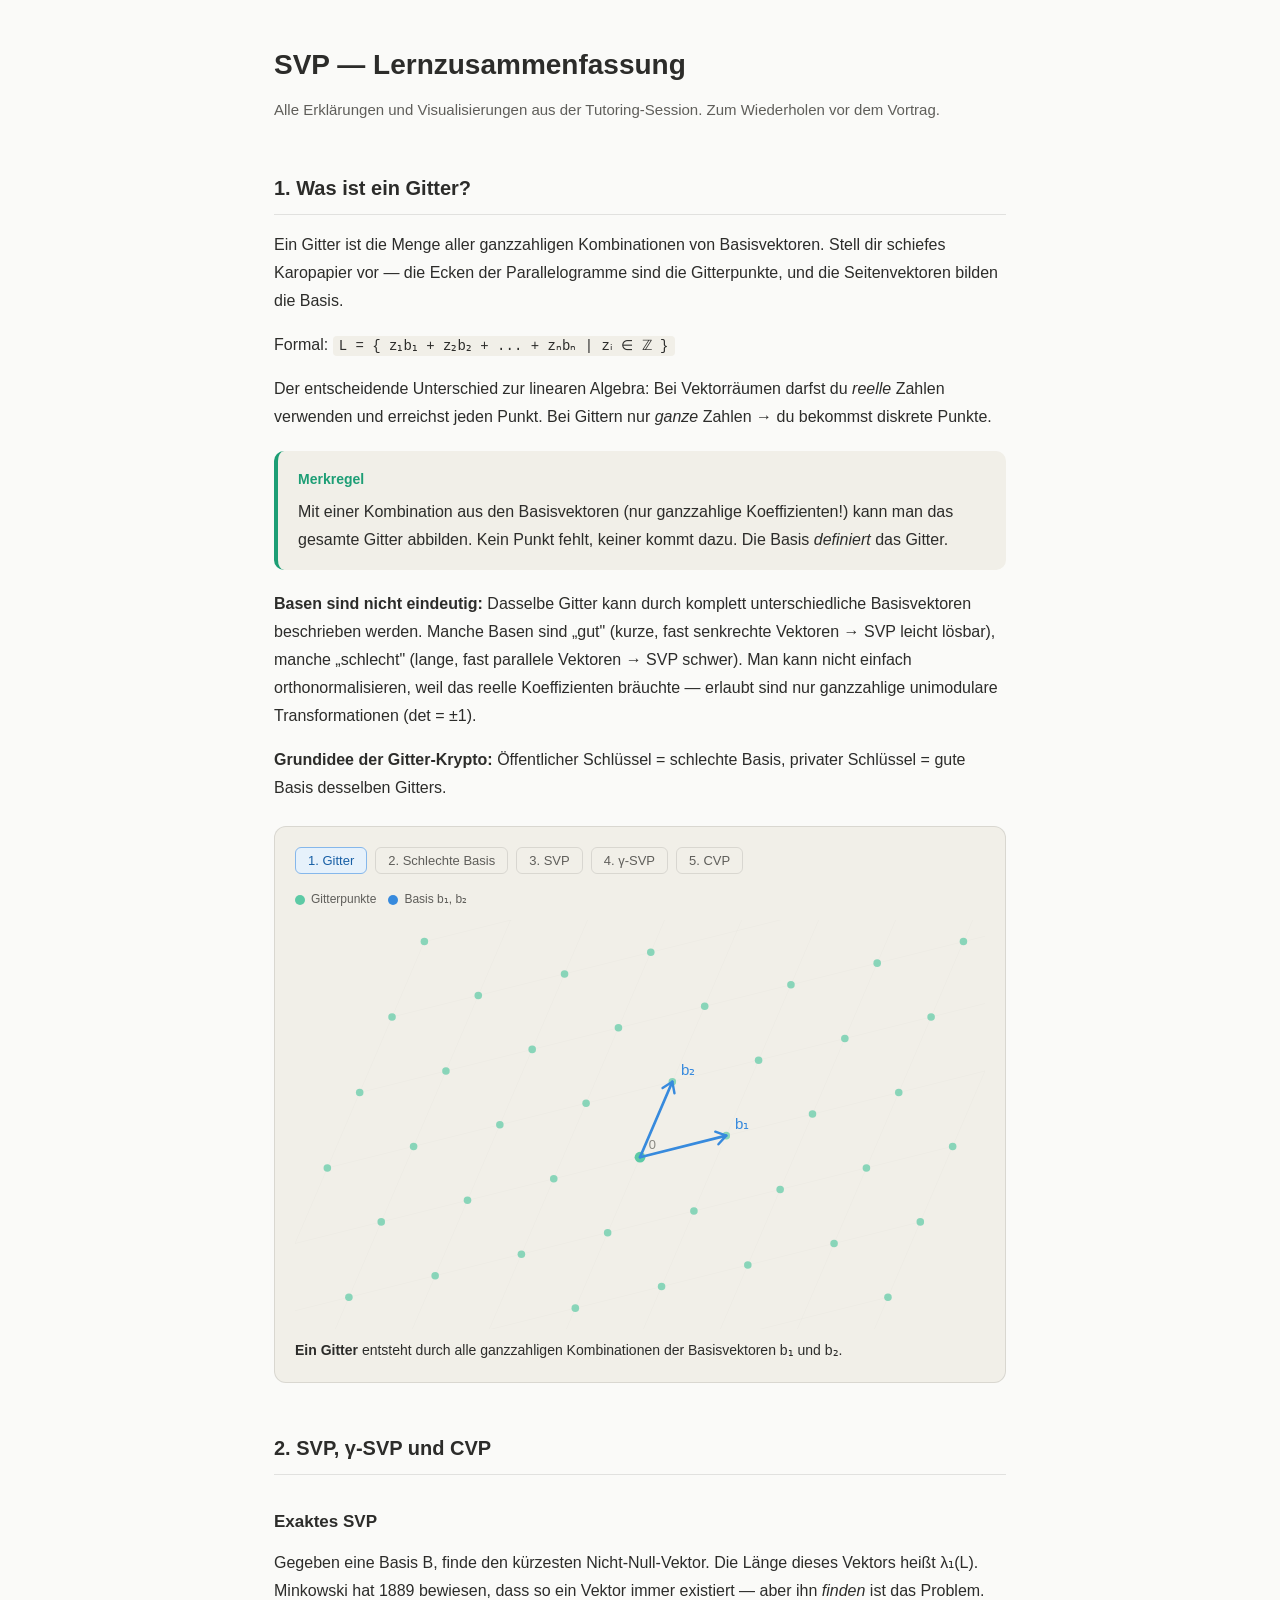
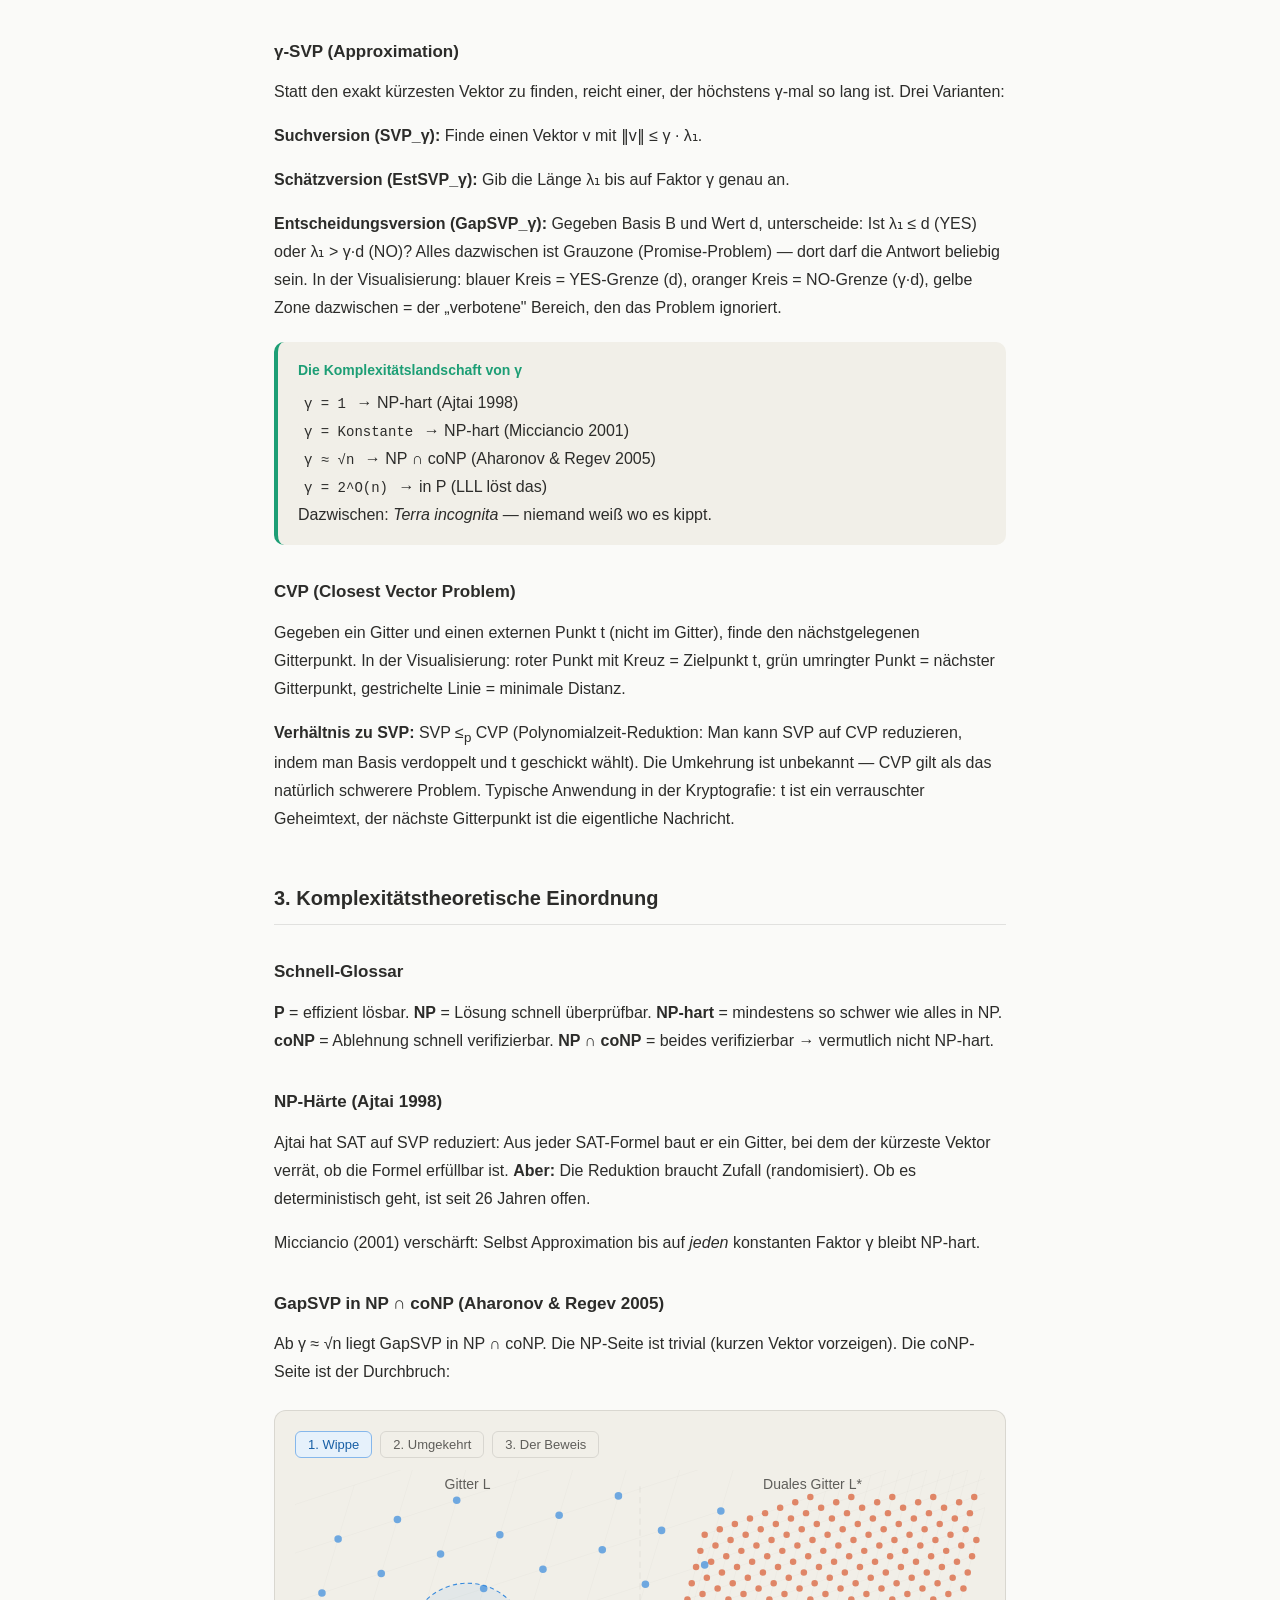
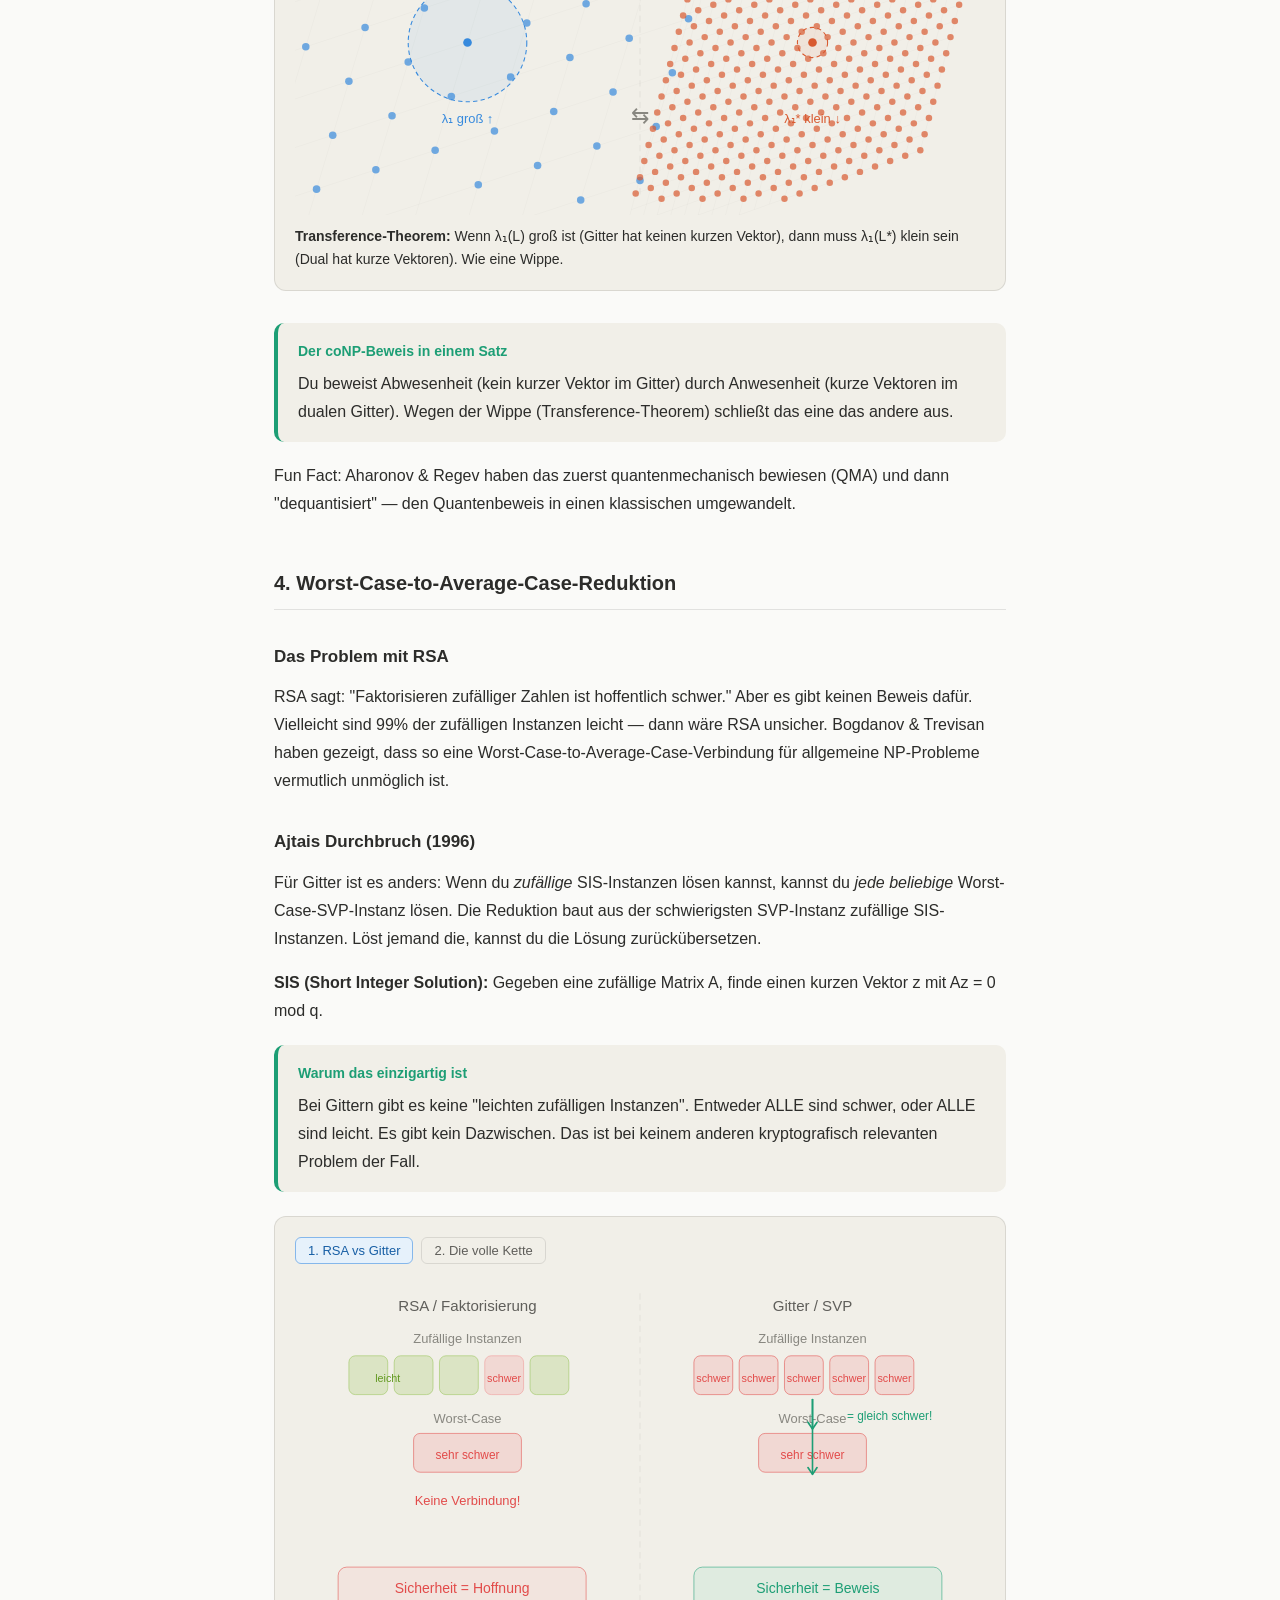
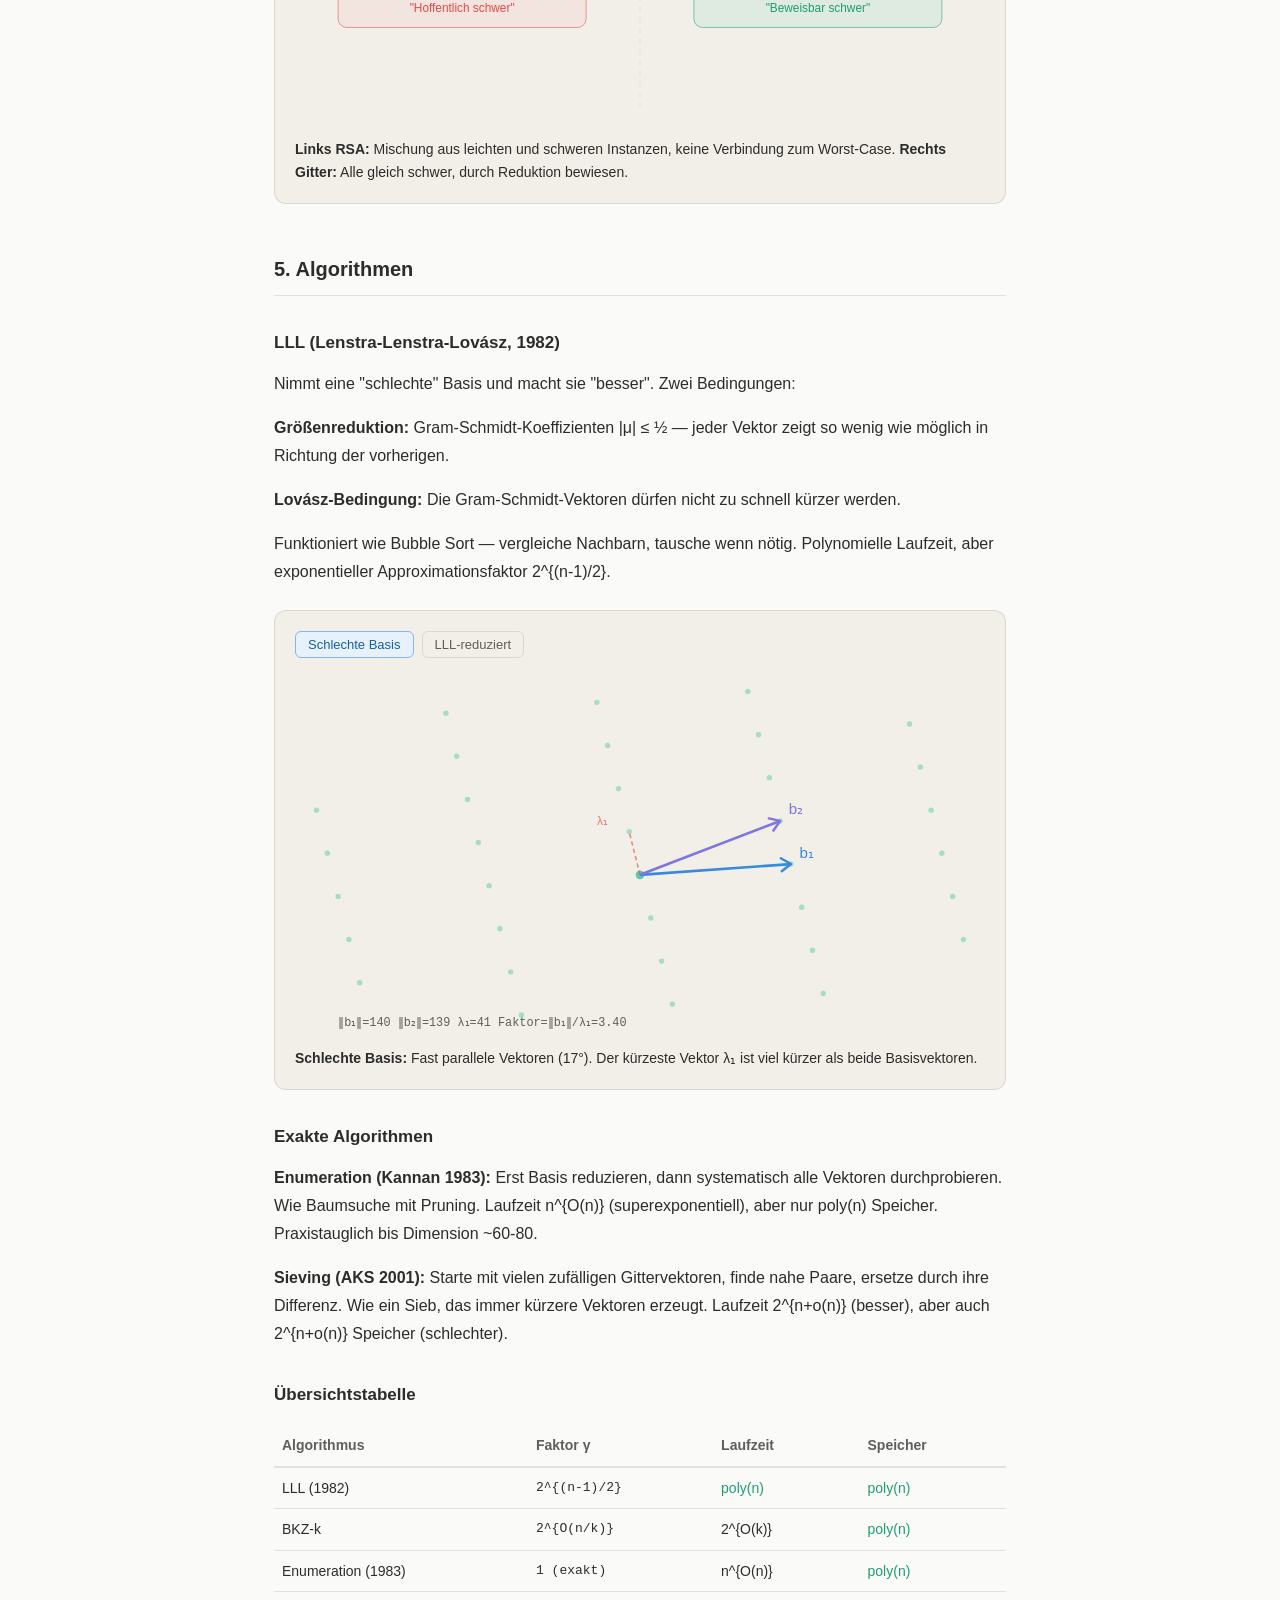
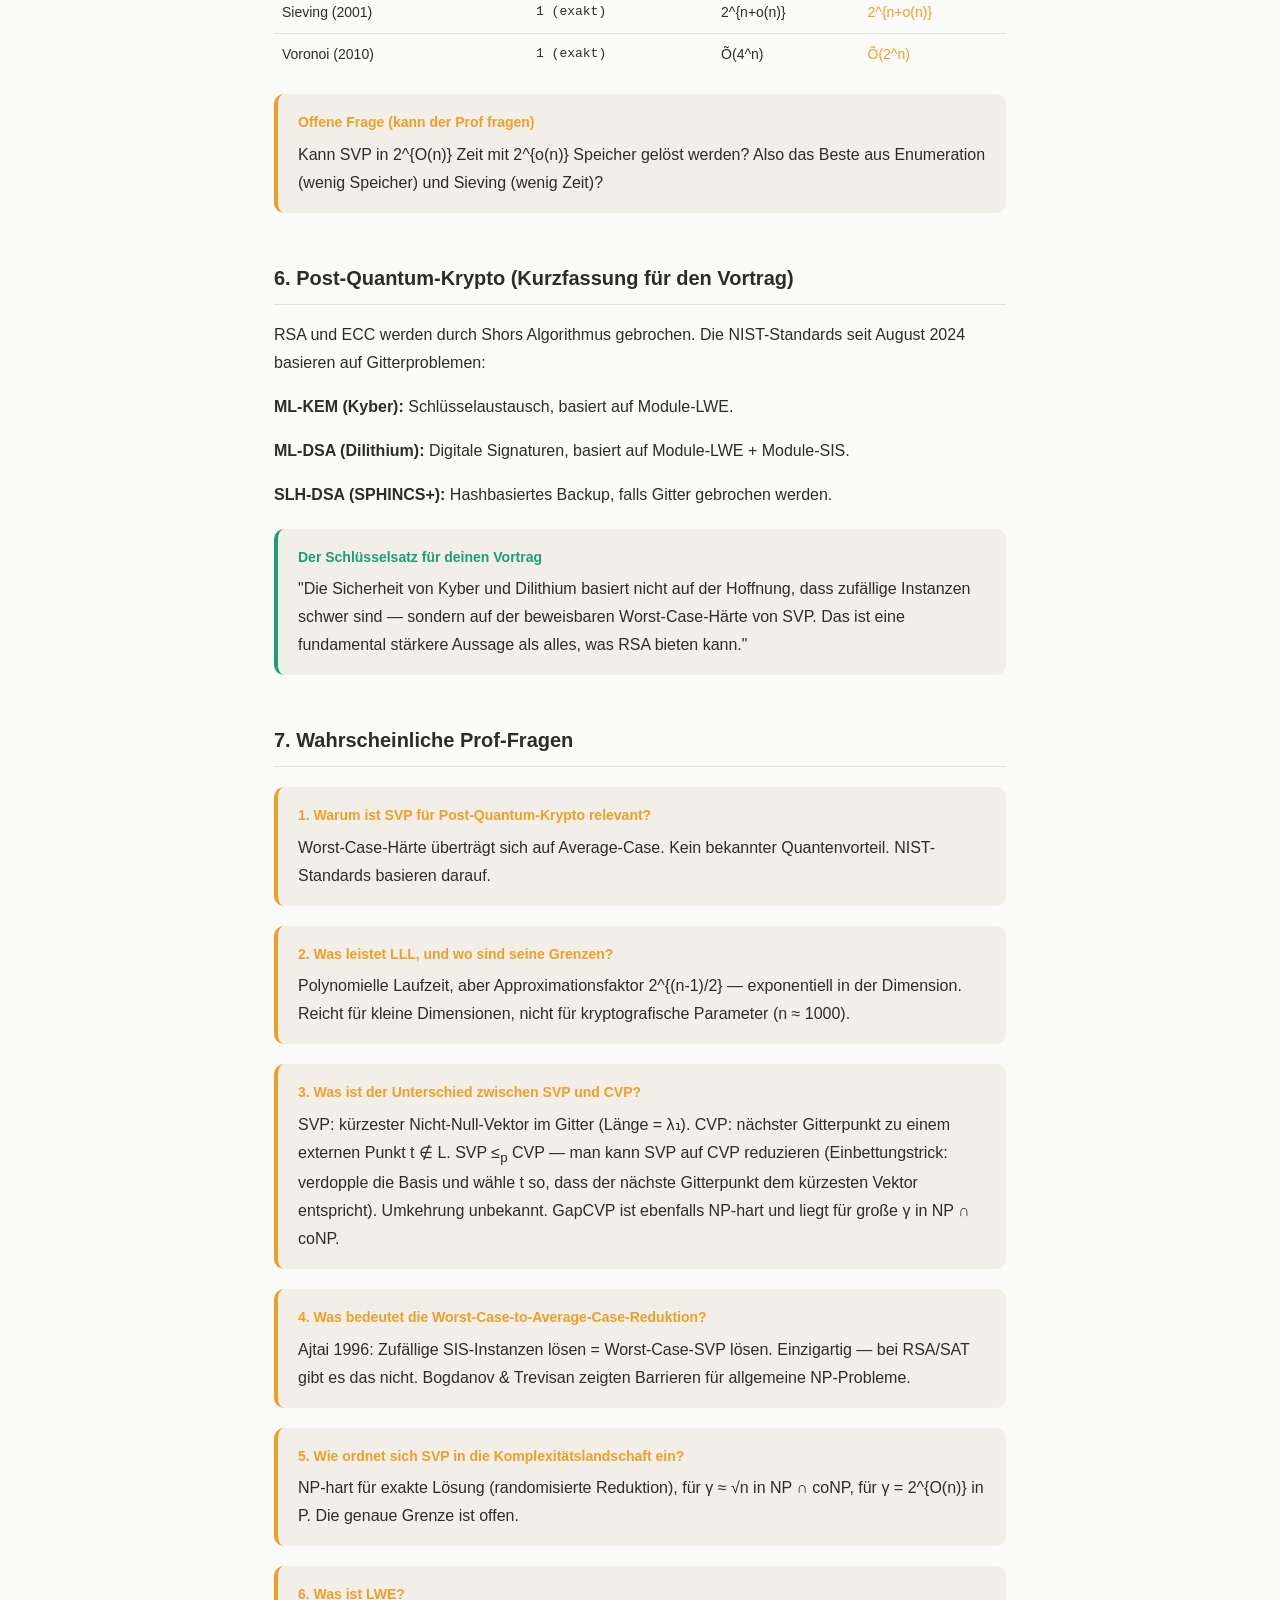
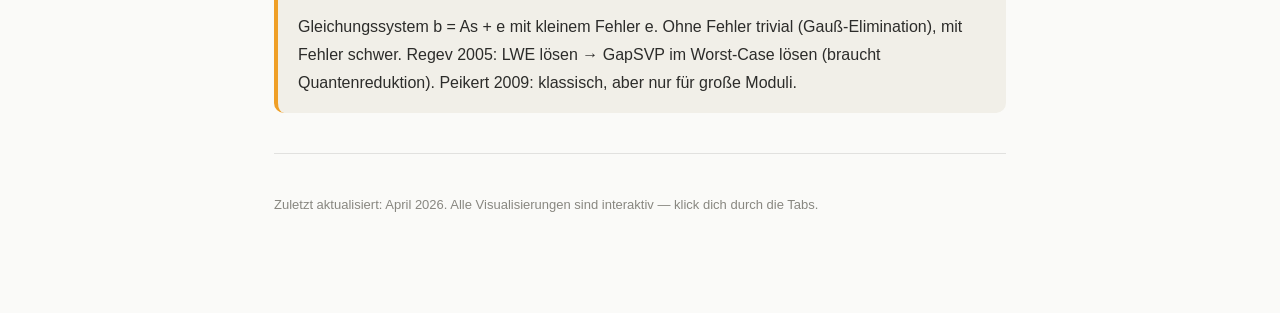
<file: docs/Learnings.html>
<!DOCTYPE html>
<html lang="de">
<head>
<meta charset="UTF-8">
<meta name="viewport" content="width=device-width, initial-scale=1.0">
<title>SVP Lernzusammenfassung</title>
<style>
  :root {
    --bg: #fafaf8;
    --bg2: #f1efe8;
    --text: #2c2c2a;
    --text2: #5f5e5a;
    --text3: #888780;
    --border: rgba(0,0,0,0.1);
    --blue: #378ADD;
    --purple: #7F77DD;
    --teal: #1D9E75;
    --red: #E24B4A;
    --amber: #EF9F27;
    --coral: #D85A30;
    --green: #97C459;
    --font: -apple-system, 'Segoe UI', sans-serif;
    --mono: 'SF Mono', 'Fira Code', monospace;
  }
  @media (prefers-color-scheme: dark) {
    :root {
      --bg: #1a1a1a;
      --bg2: #2a2a28;
      --text: #e0dfd8;
      --text2: #a0a098;
      --text3: #707068;
      --border: rgba(255,255,255,0.1);
    }
  }
  * { box-sizing: border-box; margin: 0; padding: 0; }
  body { font-family: var(--font); font-size: 16px; line-height: 1.75; color: var(--text); background: var(--bg); max-width: 780px; margin: 0 auto; padding: 40px 24px 80px; }
  h1 { font-size: 28px; font-weight: 600; margin: 0 0 8px; }
  h2 { font-size: 20px; font-weight: 600; margin: 48px 0 16px; padding-bottom: 8px; border-bottom: 1px solid var(--border); }
  h3 { font-size: 17px; font-weight: 600; margin: 32px 0 12px; }
  p { margin: 0 0 16px; }
  strong { font-weight: 600; }
  em { font-style: italic; }
  code { font-family: var(--mono); font-size: 14px; background: var(--bg2); padding: 2px 6px; border-radius: 4px; }
  .subtitle { color: var(--text2); font-size: 15px; margin-bottom: 32px; }
  .viz-container { margin: 24px 0 32px; padding: 20px; background: var(--bg2); border-radius: 12px; border: 0.5px solid var(--border); }
  .viz-container svg { display: block; margin: 0 auto; }
  .step-nav { display: flex; gap: 8px; margin: 0 0 12px; flex-wrap: wrap; }
  .step-btn { font-size: 13px; padding: 5px 12px; border-radius: 6px; border: 0.5px solid var(--border); background: transparent; color: var(--text2); cursor: pointer; font-family: var(--font); transition: all .15s; }
  .step-btn.active { background: #E6F1FB; color: #185FA5; border-color: #85B7EB; font-weight: 500; }
  @media (prefers-color-scheme: dark) {
    .step-btn.active { background: #0C447C; color: #B5D4F4; border-color: #185FA5; }
  }
  .step-btn:hover:not(.active) { background: var(--bg); }
  .viz-caption { font-size: 14px; line-height: 1.6; color: var(--text); margin: 10px 0 0; }
  .viz-caption strong { font-weight: 600; }
  .key-item { display: inline-flex; align-items: center; gap: 6px; margin-right: 12px; font-size: 12px; color: var(--text2); }
  .key-dot { width: 10px; height: 10px; border-radius: 50%; display: inline-block; }
  .merkbox { margin: 20px 0; padding: 16px 20px; border-radius: 10px; border-left: 4px solid var(--teal); background: var(--bg2); }
  .merkbox-title { font-size: 14px; font-weight: 600; color: var(--teal); margin-bottom: 6px; }
  .prof-box { margin: 20px 0; padding: 16px 20px; border-radius: 10px; border-left: 4px solid var(--amber); background: var(--bg2); }
  .prof-box-title { font-size: 14px; font-weight: 600; color: var(--amber); margin-bottom: 6px; }
  .proof-check { display: flex; align-items: baseline; gap: 8px; font-size: 14px; color: var(--text2); margin: 4px 0; }
  .proof-check .mark { color: var(--teal); font-weight: 600; }
  hr { border: none; border-top: 1px solid var(--border); margin: 40px 0; }
  .chain-step { display: flex; align-items: center; gap: 12px; margin: 8px 0; }
  .chain-arrow { color: var(--text3); font-size: 18px; margin: 4px 0 4px 20px; }
  .chain-box { padding: 8px 14px; border-radius: 8px; font-size: 14px; }
</style>
</head>
<body>

<h1>SVP — Lernzusammenfassung</h1>
<p class="subtitle">Alle Erklärungen und Visualisierungen aus der Tutoring-Session. Zum Wiederholen vor dem Vortrag.</p>

<!-- ═══════════════════════════════════════ -->
<h2>1. Was ist ein Gitter?</h2>

<p>Ein Gitter ist die Menge aller ganzzahligen Kombinationen von Basisvektoren. Stell dir schiefes Karopapier vor — die Ecken der Parallelogramme sind die Gitterpunkte, und die Seitenvektoren bilden die Basis.</p>

<p>Formal: <code>L = { z₁b₁ + z₂b₂ + ... + zₙbₙ | zᵢ ∈ ℤ }</code></p>

<p>Der entscheidende Unterschied zur linearen Algebra: Bei Vektorräumen darfst du <em>reelle</em> Zahlen verwenden und erreichst jeden Punkt. Bei Gittern nur <em>ganze</em> Zahlen → du bekommst diskrete Punkte.</p>

<div class="merkbox">
  <div class="merkbox-title">Merkregel</div>
  Mit einer Kombination aus den Basisvektoren (nur ganzzahlige Koeffizienten!) kann man das gesamte Gitter abbilden. Kein Punkt fehlt, keiner kommt dazu. Die Basis <em>definiert</em> das Gitter.
</div>

<p><strong>Basen sind nicht eindeutig:</strong> Dasselbe Gitter kann durch komplett unterschiedliche Basisvektoren beschrieben werden. Manche Basen sind „gut" (kurze, fast senkrechte Vektoren → SVP leicht lösbar), manche „schlecht" (lange, fast parallele Vektoren → SVP schwer). Man kann nicht einfach orthonormalisieren, weil das reelle Koeffizienten bräuchte — erlaubt sind nur ganzzahlige unimodulare Transformationen (det = ±1).</p>

<p><strong>Grundidee der Gitter-Krypto:</strong> Öffentlicher Schlüssel = schlechte Basis, privater Schlüssel = gute Basis desselben Gitters.</p>

<!-- Viz 1: Lattice + SVP + CVP -->
<div class="viz-container" id="viz1-wrap">
  <div class="step-nav" id="v1nav"></div>
  <div id="v1legend" style="margin-bottom:6px"></div>
  <svg id="v1svg" width="100%" viewBox="0 0 640 380"></svg>
  <div class="viz-caption" id="v1cap"></div>
</div>

<script>
(function(){
  const b1=[80,20], b2=[30,70];
  const b1p=[110,90], b2p=[190,110];
  const ox=320, oy=220;
  function gp(i,j){return [ox+i*b1[0]+j*b2[0], oy-(i*b1[1]+j*b2[1])];}
  function allPts(){
    const pts=[];
    for(let i=-4;i<=4;i++) for(let j=-4;j<=4;j++){
      const [x,y]=gp(i,j);
      if(x>10&&x<630&&y>10&&y<370) pts.push({x,y,i,j});
    }
    return pts;
  }
  function dist(i,j){return Math.sqrt((i*b1[0]+j*b2[0])**2+(i*b1[1]+j*b2[1])**2);}
  function findShortest(){
    let best=Infinity,bi=0,bj=0;
    for(let i=-4;i<=4;i++) for(let j=-4;j<=4;j++){
      if(i===0&&j===0) continue;
      const d=dist(i,j); if(d<best){best=d;bi=i;bj=j;}
    }
    return {i:bi,j:bj,d:best};
  }
  const steps=[
    {label:"1. Gitter",legend:[{c:"#5DCAA5",t:"Gitterpunkte"},{c:"#378ADD",t:"Basis b₁, b₂"}]},
    {label:"2. Schlechte Basis",legend:[{c:"#5DCAA5",t:"Gleiche Punkte"},{c:"#378ADD",t:"Gute Basis (kurz, fast orthogonal)"},{c:"#D85A30",t:"Schlechte Basis b₁', b₂' (lang, fast parallel)"}]},
    {label:"3. SVP",legend:[{c:"#5DCAA5",t:"Gitterpunkte"},{c:"#E24B4A",t:"λ₁ = kürzester Vektor"}]},
    {label:"4. γ-SVP",legend:[{c:"#E24B4A",t:"λ₁ (exakt)"},{c:"#EF9F27",t:"γ·λ₁ (Approximation ok)"}]},
    {label:"5. CVP",legend:[{c:"#7F77DD",t:"Zielpunkt t"},{c:"#1D9E75",t:"Nächster Gitterpunkt"}]},
  ];
  const captions=[
    `<strong>Ein Gitter</strong> entsteht durch alle ganzzahligen Kombinationen der Basisvektoren b₁ und b₂.`,
    `<strong>Dasselbe Gitter, schlechte Basis.</strong> b₁' = b₁+b₂ und b₂' = 2b₁+b₂ — beide lang, nur ~8° auseinander (fast parallel). Die Vektoren erzeugen exakt die gleichen Punkte. Grundidee der Krypto: öffentlicher Schlüssel = schlechte Basis, privater Schlüssel = gute.`,
    `<strong>SVP: Finde den kürzesten Nicht-Null-Vektor.</strong> In 2D trivial — in Dimension 500+ exponentiell schwer.`,
    `<strong>γ-SVP:</strong> Statt exakt λ₁ zu finden, reicht ein Vektor im orangenen Kreis. Je größer γ, desto leichter.`,
    `<strong>CVP:</strong> Finde den nächsten Gitterpunkt zu einem externen Punkt t. Mindestens so schwer wie SVP.`,
  ];
  function draw(step){
    const svg=document.getElementById('v1svg');
    const pts=allPts(), sh=findShortest(), [sx,sy]=gp(sh.i,sh.j);
    let h=`<defs><marker id="a1" viewBox="0 0 10 10" refX="8" refY="5" markerWidth="6" markerHeight="6" orient="auto-start-reverse"><path d="M2 1L8 5L2 9" fill="none" stroke="context-stroke" stroke-width="1.5" stroke-linecap="round" stroke-linejoin="round"/></marker></defs>`;
    for(let i=-4;i<=4;i++){const[x1,y1]=gp(i,-4),[x2,y2]=gp(i,4);h+=`<line x1="${x1}" y1="${y1}" x2="${x2}" y2="${y2}" stroke="${getComputedStyle(document.body).getPropertyValue('color').includes('255')?'rgba(255,255,255,0.06)':'rgba(0,0,0,0.06)'}" stroke-width="0.3"/>`;}
    for(let j=-4;j<=4;j++){const[x1,y1]=gp(-4,j),[x2,y2]=gp(4,j);h+=`<line x1="${x1}" y1="${y1}" x2="${x2}" y2="${y2}" stroke="${getComputedStyle(document.body).getPropertyValue('color').includes('255')?'rgba(255,255,255,0.06)':'rgba(0,0,0,0.06)'}" stroke-width="0.3"/>`;}
    const dots=(hl)=>{let g='';pts.forEach(p=>{const isO=p.i===0&&p.j===0,isS=p.i===sh.i&&p.j===sh.j;let fill="#5DCAA5",r=isO?5:3.5,op=isO?1:0.7;if(hl==='svp'&&isS){fill="#E24B4A";r=5;op=1;}if(hl==='cvp'&&p.i===1&&p.j===0){fill="#1D9E75";r=5;op=1;}g+=`<circle cx="${p.x}" cy="${p.y}" r="${r}" fill="${fill}" opacity="${op}"/>`;if(isO)g+=`<text x="${p.x+8}" y="${p.y-8}" fill="var(--text3)" font-size="12" font-family="var(--font)">0</text>`;});return g;};
    const arrow=(x1,y1,x2,y2,color,w=2)=>`<line x1="${x1}" y1="${y1}" x2="${x2}" y2="${y2}" stroke="${color}" stroke-width="${w}" stroke-linecap="round" marker-end="url(#a1)"/>`;
    if(step===0){h+=dots('');h+=arrow(ox,oy,ox+b1[0],oy-b1[1],"#378ADD",2.5);h+=arrow(ox,oy,ox+b2[0],oy-b2[1],"#378ADD",2.5);h+=`<text x="${ox+b1[0]+8}" y="${oy-b1[1]-6}" fill="#378ADD" font-size="14" font-weight="500" font-family="var(--font)">b₁</text>`;h+=`<text x="${ox+b2[0]+8}" y="${oy-b2[1]-6}" fill="#378ADD" font-size="14" font-weight="500" font-family="var(--font)">b₂</text>`;}
    if(step===1){h+=dots('');h+=arrow(ox,oy,ox+b1[0],oy-b1[1],"#378ADD",1.5);h+=arrow(ox,oy,ox+b2[0],oy-b2[1],"#378ADD",1.5);h+=`<text x="${ox+b1[0]+8}" y="${oy-b1[1]-6}" fill="#378ADD" font-size="13" font-family="var(--font)" opacity="0.5">b₁</text>`;h+=`<text x="${ox+b2[0]+8}" y="${oy-b2[1]-6}" fill="#378ADD" font-size="13" font-family="var(--font)" opacity="0.5">b₂</text>`;h+=arrow(ox,oy,ox+b1p[0],oy-b1p[1],"#D85A30",2.5);h+=arrow(ox,oy,ox+b2p[0],oy-b2p[1],"#D85A30",2.5);h+=`<text x="${ox+b1p[0]+8}" y="${oy-b1p[1]-6}" fill="#D85A30" font-size="14" font-weight="500" font-family="var(--font)">b₁'</text>`;h+=`<text x="${ox+b2p[0]-24}" y="${oy-b2p[1]-6}" fill="#D85A30" font-size="14" font-weight="500" font-family="var(--font)">b₂'</text>`;}
    if(step===2){h+=dots('svp');h+=arrow(ox,oy,sx,sy,"#E24B4A",2.5);h+=`<text x="${(ox+sx)/2+10}" y="${(oy+sy)/2-10}" fill="#E24B4A" font-size="14" font-weight="500" font-family="var(--font)">λ₁</text>`;}
    if(step===3){const r1=sh.d,r2=r1*2;h+=`<circle cx="${ox}" cy="${oy}" r="${r1}" fill="none" stroke="#E24B4A" stroke-width="1" stroke-dasharray="4 3" opacity="0.7"/>`;h+=`<circle cx="${ox}" cy="${oy}" r="${r2}" fill="#EF9F27" fill-opacity="0.08" stroke="#EF9F27" stroke-width="1.5" stroke-dasharray="5 3"/>`;h+=dots('svp');h+=arrow(ox,oy,sx,sy,"#E24B4A",2);h+=`<text x="${ox+8}" y="${oy-r1-6}" fill="#E24B4A" font-size="12" font-family="var(--font)">λ₁</text>`;h+=`<text x="${ox+8}" y="${oy-r2-6}" fill="#EF9F27" font-size="12" font-family="var(--font)">γ·λ₁</text>`;pts.filter(p=>{if(p.i===0&&p.j===0)return false;const d=dist(p.i,p.j);return d<=r2&&d>r1;}).forEach(p=>{h+=`<circle cx="${p.x}" cy="${p.y}" r="6" fill="none" stroke="#EF9F27" stroke-width="1.5"/>`;});}
    if(step===4){const tx=ox+55,ty=oy-52,[cx,cy]=gp(1,0);h+=dots('cvp');h+=`<circle cx="${tx}" cy="${ty}" r="6" fill="#7F77DD"/>`;h+=`<text x="${tx+10}" y="${ty-8}" fill="#7F77DD" font-size="14" font-weight="500" font-family="var(--font)">t</text>`;h+=`<line x1="${tx}" y1="${ty}" x2="${cx}" y2="${cy}" stroke="#1D9E75" stroke-width="1.5" stroke-dasharray="5 3"/>`;h+=`<text x="${(tx+cx)/2+10}" y="${(ty+cy)/2-8}" fill="#1D9E75" font-size="12" font-family="var(--font)">Distanz</text>`;}
    svg.innerHTML=h;
    document.querySelectorAll('#v1nav .step-btn').forEach((b,i)=>b.classList.toggle('active',i===step));
    document.getElementById('v1legend').innerHTML=steps[step].legend.map(l=>`<span class="key-item"><span class="key-dot" style="background:${l.c}"></span>${l.t}</span>`).join('');
    document.getElementById('v1cap').innerHTML=captions[step];
  }
  const nav=document.getElementById('v1nav');
  steps.forEach((s,i)=>{const b=document.createElement('button');b.className='step-btn';b.textContent=s.label;b.onclick=()=>draw(i);nav.appendChild(b);});
  draw(0);
})();
</script>

<!-- ═══════════════════════════════════════ -->
<h2>2. SVP, γ-SVP und CVP</h2>

<h3>Exaktes SVP</h3>
<p>Gegeben eine Basis B, finde den kürzesten Nicht-Null-Vektor. Die Länge dieses Vektors heißt λ₁(L). Minkowski hat 1889 bewiesen, dass so ein Vektor immer existiert — aber ihn <em>finden</em> ist das Problem.</p>

<h3>γ-SVP (Approximation)</h3>
<p>Statt den exakt kürzesten Vektor zu finden, reicht einer, der höchstens γ-mal so lang ist. Drei Varianten:</p>
<p><strong>Suchversion (SVP_γ):</strong> Finde einen Vektor v mit ‖v‖ ≤ γ · λ₁.</p>
<p><strong>Schätzversion (EstSVP_γ):</strong> Gib die Länge λ₁ bis auf Faktor γ genau an.</p>
<p><strong>Entscheidungsversion (GapSVP_γ):</strong> Gegeben Basis B und Wert d, unterscheide: Ist λ₁ ≤ d (YES) oder λ₁ > γ·d (NO)? Alles dazwischen ist Grauzone (Promise-Problem) — dort darf die Antwort beliebig sein. In der Visualisierung: blauer Kreis = YES-Grenze (d), oranger Kreis = NO-Grenze (γ·d), gelbe Zone dazwischen = der „verbotene" Bereich, den das Problem ignoriert.</p>

<div class="merkbox">
  <div class="merkbox-title">Die Komplexitätslandschaft von γ</div>
  <code>γ = 1</code> → NP-hart (Ajtai 1998)<br>
  <code>γ = Konstante</code> → NP-hart (Micciancio 2001)<br>
  <code>γ ≈ √n</code> → NP ∩ coNP (Aharonov & Regev 2005)<br>
  <code>γ = 2^O(n)</code> → in P (LLL löst das)<br>
  Dazwischen: <em>Terra incognita</em> — niemand weiß wo es kippt.
</div>

<h3>CVP (Closest Vector Problem)</h3>
<p>Gegeben ein Gitter und einen externen Punkt t (nicht im Gitter), finde den nächstgelegenen Gitterpunkt. In der Visualisierung: roter Punkt mit Kreuz = Zielpunkt t, grün umringter Punkt = nächster Gitterpunkt, gestrichelte Linie = minimale Distanz.</p>
<p><strong>Verhältnis zu SVP:</strong> SVP ≤<sub>p</sub> CVP (Polynomialzeit-Reduktion: Man kann SVP auf CVP reduzieren, indem man Basis verdoppelt und t geschickt wählt). Die Umkehrung ist unbekannt — CVP gilt als das natürlich schwerere Problem. Typische Anwendung in der Kryptografie: t ist ein verrauschter Geheimtext, der nächste Gitterpunkt ist die eigentliche Nachricht.</p>

<!-- ═══════════════════════════════════════ -->
<h2>3. Komplexitätstheoretische Einordnung</h2>

<h3>Schnell-Glossar</h3>
<p><strong>P</strong> = effizient lösbar. <strong>NP</strong> = Lösung schnell überprüfbar. <strong>NP-hart</strong> = mindestens so schwer wie alles in NP. <strong>coNP</strong> = Ablehnung schnell verifizierbar. <strong>NP ∩ coNP</strong> = beides verifizierbar → vermutlich nicht NP-hart.</p>

<h3>NP-Härte (Ajtai 1998)</h3>
<p>Ajtai hat SAT auf SVP reduziert: Aus jeder SAT-Formel baut er ein Gitter, bei dem der kürzeste Vektor verrät, ob die Formel erfüllbar ist. <strong>Aber:</strong> Die Reduktion braucht Zufall (randomisiert). Ob es deterministisch geht, ist seit 26 Jahren offen.</p>
<p>Micciancio (2001) verschärft: Selbst Approximation bis auf <em>jeden</em> konstanten Faktor γ bleibt NP-hart.</p>

<h3>GapSVP in NP ∩ coNP (Aharonov & Regev 2005)</h3>
<p>Ab γ ≈ √n liegt GapSVP in NP ∩ coNP. Die NP-Seite ist trivial (kurzen Vektor vorzeigen). Die coNP-Seite ist der Durchbruch:</p>

<!-- Viz 2: Dual Lattice / coNP -->
<div class="viz-container" id="viz2-wrap">
  <div class="step-nav" id="v2nav"></div>
  <svg id="v2svg" width="100%" viewBox="0 0 640 320"></svg>
  <div class="viz-caption" id="v2cap"></div>
</div>

<script>
(function(){
  const ox1=160,oy=160,ox2=480;
  const steps=[
    {label:"1. Wippe",desc:`<strong>Transference-Theorem:</strong> Wenn λ₁(L) groß ist (Gitter hat keinen kurzen Vektor), dann muss λ₁(L*) klein sein (Dual hat kurze Vektoren). Wie eine Wippe.`},
    {label:"2. Umgekehrt",desc:`<strong>Andersrum:</strong> Kurze Vektoren im Gitter → lange Vektoren im Dual. Die Wippe kippt. Banaszczyk: λ₁(L) · λ₁(L*) ≥ 1.`},
    {label:"3. Der Beweis",desc:`<strong>coNP-Beweis:</strong> Um zu zeigen "L hat keinen kurzen Vektor", zeige stattdessen kurze Vektoren im Dual. Abwesenheit beweisen durch Anwesenheit von etwas anderem.`},
  ];
  function draw(s){
    const svg=document.getElementById('v2svg');
    let h=`<defs><marker id="a2" viewBox="0 0 10 10" refX="8" refY="5" markerWidth="6" markerHeight="6" orient="auto-start-reverse"><path d="M2 1L8 5L2 9" fill="none" stroke="context-stroke" stroke-width="1.5" stroke-linecap="round" stroke-linejoin="round"/></marker></defs>`;
    h+=`<line x1="320" y1="15" x2="320" y2="305" stroke="var(--border)" stroke-width="0.5" stroke-dasharray="6 4"/>`;
    h+=`<text x="160" y="18" text-anchor="middle" fill="var(--text2)" font-size="13" font-weight="500" font-family="var(--font)">Gitter L</text>`;
    h+=`<text x="480" y="18" text-anchor="middle" fill="var(--text2)" font-size="13" font-weight="500" font-family="var(--font)">Duales Gitter L*</text>`;
    function lattice(cx,cy,b1,b2,color,r,range,showR,rc,rv){
      let g='';
      for(let i=-range;i<=range;i++){const x1=cx+i*b1[0]-range*b2[0],y1=cy-(i*b1[1]-range*b2[1]),x2=cx+i*b1[0]+range*b2[0],y2=cy-(i*b1[1]+range*b2[1]);g+=`<line x1="${x1}" y1="${y1}" x2="${x2}" y2="${y2}" stroke="var(--border)" stroke-width="0.2"/>`;}
      for(let j=-range;j<=range;j++){const x1=cx-range*b1[0]+j*b2[0],y1=cy-(-range*b1[1]+j*b2[1]),x2=cx+range*b1[0]+j*b2[0],y2=cy-(range*b1[1]+j*b2[1]);g+=`<line x1="${x1}" y1="${y1}" x2="${x2}" y2="${y2}" stroke="var(--border)" stroke-width="0.2"/>`;}
      if(showR) g+=`<circle cx="${cx}" cy="${cy}" r="${rv}" fill="${rc}" fill-opacity="0.08" stroke="${rc}" stroke-width="1" stroke-dasharray="4 3"/>`;
      for(let i=-range;i<=range;i++) for(let j=-range;j<=range;j++){const x=cx+i*b1[0]+j*b2[0],y=cy-(i*b1[1]+j*b2[1]);if(x>5&&x<635&&y>20&&y<310){const isO=i===0&&j===0;g+=`<circle cx="${x}" cy="${y}" r="${isO?4:r}" fill="${color}" opacity="${isO?1:0.7}"/>`;}}
      return g;
    }
    if(s===0){
      h+=lattice(ox1,oy,[55,18],[15,50],"#378ADD",3.5,4,true,"#378ADD",55);
      h+=lattice(ox2,oy,[14,5],[4,15],"#D85A30",3,10,true,"#D85A30",14);
      h+=`<text x="${ox1}" y="${oy+75}" text-anchor="middle" fill="#378ADD" font-size="12" font-family="var(--font)">λ₁ groß ↑</text>`;
      h+=`<text x="${ox2}" y="${oy+75}" text-anchor="middle" fill="#D85A30" font-size="12" font-family="var(--font)">λ₁* klein ↓</text>`;
      h+=`<text x="320" y="${oy+75}" text-anchor="middle" fill="var(--text3)" font-size="20">⇆</text>`;
    }
    if(s===1){
      h+=lattice(ox1,oy,[22,7],[6,20],"#378ADD",2.5,8,true,"#378ADD",22);
      h+=lattice(ox2,oy,[48,16],[12,45],"#D85A30",3.5,3,true,"#D85A30",48);
      h+=`<text x="${ox1}" y="${oy+75}" text-anchor="middle" fill="#378ADD" font-size="12" font-family="var(--font)">λ₁ klein ↓</text>`;
      h+=`<text x="${ox2}" y="${oy+75}" text-anchor="middle" fill="#D85A30" font-size="12" font-family="var(--font)">λ₁* groß ↑</text>`;
      h+=`<text x="320" y="${oy+75}" text-anchor="middle" fill="var(--text3)" font-size="20">⇆</text>`;
    }
    if(s===2){
      const b1D=[14,5],b2D=[4,15];
      h+=lattice(ox1,oy,[55,18],[15,50],"#378ADD",3.5,4,true,"#E24B4A",40);
      h+=`<text x="${ox1}" y="${oy+80}" text-anchor="middle" fill="#1D9E75" font-size="12" font-weight="500" font-family="var(--font)">Kein Punkt im Kreis!</text>`;
      for(let i=-10;i<=10;i++){const x1=ox2+i*b1D[0]-10*b2D[0],y1=oy-(i*b1D[1]-10*b2D[1]),x2=ox2+i*b1D[0]+10*b2D[0],y2=oy-(i*b1D[1]+10*b2D[1]);h+=`<line x1="${x1}" y1="${y1}" x2="${x2}" y2="${y2}" stroke="var(--border)" stroke-width="0.2"/>`;}
      for(let j=-10;j<=10;j++){const x1=ox2-10*b1D[0]+j*b2D[0],y1=oy-(-10*b1D[1]+j*b2D[1]),x2=ox2+10*b1D[0]+j*b2D[0],y2=oy-(10*b1D[1]+j*b2D[1]);h+=`<line x1="${x1}" y1="${y1}" x2="${x2}" y2="${y2}" stroke="var(--border)" stroke-width="0.2"/>`;}
      for(let i=-10;i<=10;i++) for(let j=-10;j<=10;j++){const x=ox2+i*b1D[0]+j*b2D[0],y=oy-(i*b1D[1]+j*b2D[1]);if(x>325&&x<635&&y>20&&y<310){const isO=i===0&&j===0;const d=Math.sqrt((i*b1D[0]+j*b2D[0])**2+(i*b1D[1]+j*b2D[1])**2);if(!isO&&d<=22){h+=`<circle cx="${x}" cy="${y}" r="6" fill="none" stroke="#EF9F27" stroke-width="1.5"/>`;h+=`<circle cx="${x}" cy="${y}" r="3" fill="#EF9F27"/>`;}else{h+=`<circle cx="${x}" cy="${y}" r="${isO?4:2.5}" fill="#D85A30" opacity="${isO?1:0.5}"/>`;}}}
      h+=`<text x="${ox2}" y="${oy+80}" text-anchor="middle" fill="#EF9F27" font-size="12" font-weight="500" font-family="var(--font)">Kurze duale Vektoren = Beweis</text>`;
      h+=`<path d="M320 ${oy+55} C 360 ${oy+35}, 400 ${oy+35}, 440 ${oy+55}" fill="none" stroke="var(--text3)" stroke-width="0.8" stroke-dasharray="3 3" marker-end="url(#a2)"/>`;
      h+=`<text x="380" y="${oy+43}" text-anchor="middle" fill="var(--text3)" font-size="10" font-family="var(--font)">beweist</text>`;
    }
    svg.innerHTML=h;
    document.querySelectorAll('#v2nav .step-btn').forEach((b,i)=>b.classList.toggle('active',i===s));
    document.getElementById('v2cap').innerHTML=steps[s].desc;
  }
  const nav=document.getElementById('v2nav');
  steps.forEach((s,i)=>{const b=document.createElement('button');b.className='step-btn';b.textContent=s.label;b.onclick=()=>draw(i);nav.appendChild(b);});
  draw(0);
})();
</script>

<div class="merkbox">
  <div class="merkbox-title">Der coNP-Beweis in einem Satz</div>
  Du beweist Abwesenheit (kein kurzer Vektor im Gitter) durch Anwesenheit (kurze Vektoren im dualen Gitter). Wegen der Wippe (Transference-Theorem) schließt das eine das andere aus.
</div>

<p>Fun Fact: Aharonov & Regev haben das zuerst quantenmechanisch bewiesen (QMA) und dann "dequantisiert" — den Quantenbeweis in einen klassischen umgewandelt.</p>

<!-- ═══════════════════════════════════════ -->
<h2>4. Worst-Case-to-Average-Case-Reduktion</h2>

<h3>Das Problem mit RSA</h3>
<p>RSA sagt: "Faktorisieren zufälliger Zahlen ist hoffentlich schwer." Aber es gibt keinen Beweis dafür. Vielleicht sind 99% der zufälligen Instanzen leicht — dann wäre RSA unsicher. Bogdanov & Trevisan haben gezeigt, dass so eine Worst-Case-to-Average-Case-Verbindung für allgemeine NP-Probleme vermutlich unmöglich ist.</p>

<h3>Ajtais Durchbruch (1996)</h3>
<p>Für Gitter ist es anders: Wenn du <em>zufällige</em> SIS-Instanzen lösen kannst, kannst du <em>jede beliebige</em> Worst-Case-SVP-Instanz lösen. Die Reduktion baut aus der schwierigsten SVP-Instanz zufällige SIS-Instanzen. Löst jemand die, kannst du die Lösung zurückübersetzen.</p>

<p><strong>SIS (Short Integer Solution):</strong> Gegeben eine zufällige Matrix A, finde einen kurzen Vektor z mit Az = 0 mod q.</p>

<div class="merkbox">
  <div class="merkbox-title">Warum das einzigartig ist</div>
  Bei Gittern gibt es keine "leichten zufälligen Instanzen". Entweder ALLE sind schwer, oder ALLE sind leicht. Es gibt kein Dazwischen. Das ist bei keinem anderen kryptografisch relevanten Problem der Fall.
</div>

<!-- Viz 3: Reduction chain -->
<div class="viz-container" id="viz3-wrap">
  <div class="step-nav" id="v3nav"></div>
  <svg id="v3svg" width="100%" viewBox="0 0 640 420"></svg>
  <div class="viz-caption" id="v3cap"></div>
</div>

<script>
(function(){
  const steps=[
    {label:"1. RSA vs Gitter",desc:`<strong>Links RSA:</strong> Mischung aus leichten und schweren Instanzen, keine Verbindung zum Worst-Case. <strong>Rechts Gitter:</strong> Alle gleich schwer, durch Reduktion bewiesen.`},
    {label:"2. Die volle Kette",desc:`<strong>Die komplette Sicherheitsargumentation:</strong> Jeder Pfeil ist eine bewiesene Reduktion. Kyber brechen = SVP im Worst-Case lösen. Kein bekannter klassischer oder Quantenalgorithmus kann das.`},
  ];
  function draw(s){
    const svg=document.getElementById('v3svg');
    let h=`<defs><marker id="a3" viewBox="0 0 10 10" refX="8" refY="5" markerWidth="7" markerHeight="7" orient="auto-start-reverse"><path d="M2 1L8 5L2 9" fill="none" stroke="context-stroke" stroke-width="1.5" stroke-linecap="round" stroke-linejoin="round"/></marker></defs>`;
    const cx=320;
    if(s===0){
      h+=`<text x="160" y="32" text-anchor="middle" fill="var(--text2)" font-size="14" font-weight="500" font-family="var(--font)">RSA / Faktorisierung</text>`;
      h+=`<text x="480" y="32" text-anchor="middle" fill="var(--text2)" font-size="14" font-weight="500" font-family="var(--font)">Gitter / SVP</text>`;
      h+=`<line x1="320" y1="16" x2="320" y2="400" stroke="var(--border)" stroke-width="0.5" stroke-dasharray="6 4"/>`;
      h+=`<text x="160" y="62" text-anchor="middle" fill="var(--text3)" font-size="12" font-family="var(--font)">Zufällige Instanzen</text>`;
      const rsaX=[50,92,134,176,218];
      rsaX.forEach((x,i)=>{const c=i===3?"#F09595":"#97C459";h+=`<rect x="${x}" y="74" width="36" height="36" rx="6" fill="${c}" fill-opacity="0.25" stroke="${c}" stroke-width="0.5"/>`;});
      h+=`<text x="86" y="98" text-anchor="middle" fill="#639922" font-size="10" font-family="var(--font)">leicht</text>`;
      h+=`<text x="194" y="98" text-anchor="middle" fill="#E24B4A" font-size="10" font-family="var(--font)">schwer</text>`;
      h+=`<text x="160" y="136" text-anchor="middle" fill="var(--text3)" font-size="12" font-family="var(--font)">Worst-Case</text>`;
      h+=`<rect x="110" y="146" width="100" height="36" rx="6" fill="#F09595" fill-opacity="0.25" stroke="#E24B4A" stroke-width="0.5"/>`;
      h+=`<text x="160" y="170" text-anchor="middle" fill="#E24B4A" font-size="11" font-family="var(--font)">sehr schwer</text>`;
      h+=`<text x="160" y="212" text-anchor="middle" fill="#E24B4A" font-size="12" font-family="var(--font)">Keine Verbindung!</text>`;
      h+=`<text x="480" y="62" text-anchor="middle" fill="var(--text3)" font-size="12" font-family="var(--font)">Zufällige Instanzen</text>`;
      for(let i=0;i<5;i++){h+=`<rect x="${370+i*42}" y="74" width="36" height="36" rx="6" fill="#F09595" fill-opacity="0.25" stroke="#E24B4A" stroke-width="0.5"/>`;h+=`<text x="${388+i*42}" y="98" text-anchor="middle" fill="#E24B4A" font-size="10" font-family="var(--font)">schwer</text>`;}
      h+=`<text x="480" y="136" text-anchor="middle" fill="var(--text3)" font-size="12" font-family="var(--font)">Worst-Case</text>`;
      h+=`<rect x="430" y="146" width="100" height="36" rx="6" fill="#F09595" fill-opacity="0.25" stroke="#E24B4A" stroke-width="0.5"/>`;
      h+=`<text x="480" y="170" text-anchor="middle" fill="#E24B4A" font-size="11" font-family="var(--font)">sehr schwer</text>`;
      h+=`<line x1="480" y1="114" x2="480" y2="142" stroke="#1D9E75" stroke-width="1.5" marker-end="url(#a3)"/>`;
      h+=`<line x1="480" y1="184" x2="480" y2="114" stroke="#1D9E75" stroke-width="1.5" marker-start="url(#a3)"/>`;
      h+=`<text x="512" y="134" fill="#1D9E75" font-size="11" font-weight="500" font-family="var(--font)">= gleich schwer!</text>`;
      h+=`<rect x="40" y="270" width="230" height="56" rx="8" fill="#F09595" fill-opacity="0.12" stroke="#E24B4A" stroke-width="0.5"/>`;
      h+=`<text x="155" y="294" text-anchor="middle" fill="#E24B4A" font-size="13" font-weight="500" font-family="var(--font)">Sicherheit = Hoffnung</text>`;
      h+=`<text x="155" y="312" text-anchor="middle" fill="#E24B4A" font-size="11" font-family="var(--font)">"Hoffentlich schwer"</text>`;
      h+=`<rect x="370" y="270" width="230" height="56" rx="8" fill="#5DCAA5" fill-opacity="0.12" stroke="#1D9E75" stroke-width="0.5"/>`;
      h+=`<text x="485" y="294" text-anchor="middle" fill="#1D9E75" font-size="13" font-weight="500" font-family="var(--font)">Sicherheit = Beweis</text>`;
      h+=`<text x="485" y="312" text-anchor="middle" fill="#1D9E75" font-size="11" font-family="var(--font)">"Beweisbar schwer"</text>`;
    }
    if(s===1){
      const levels=[
        {y:30,label:"Worst-Case GapSVP/SIVP",sub:"Faktor Õ(n)",color:"#E24B4A",bg:"#F09595"},
        {y:110,label:"Average-Case SIS",sub:"Ajtai 1996, Micciancio-Regev 2007",color:"#BA7517",bg:"#EF9F27"},
        {y:190,label:"Average-Case LWE",sub:"Regev 2005, Peikert 2009",color:"#534AB7",bg:"#AFA9EC"},
        {y:270,label:"ML-KEM / ML-DSA",sub:"NIST FIPS 203 & 204, August 2024",color:"#0F6E56",bg:"#5DCAA5"},
      ];
      levels.forEach((lv,i)=>{
        h+=`<rect x="120" y="${lv.y}" width="400" height="56" rx="8" fill="${lv.bg}" fill-opacity="0.15" stroke="${lv.color}" stroke-width="0.5"/>`;
        h+=`<text x="${cx}" y="${lv.y+24}" text-anchor="middle" fill="${lv.color}" font-size="14" font-weight="500" font-family="var(--font)">${lv.label}</text>`;
        h+=`<text x="${cx}" y="${lv.y+42}" text-anchor="middle" fill="${lv.color}" font-size="11" font-family="var(--font)" opacity="0.8">${lv.sub}</text>`;
        if(i<levels.length-1){h+=`<line x1="${cx}" y1="${lv.y+60}" x2="${cx}" y2="${levels[i+1].y-4}" stroke="var(--text3)" stroke-width="1.5" marker-end="url(#a3)"/>`;}
      });
      h+=`<rect x="120" y="360" width="400" height="44" rx="8" fill="var(--bg2)" stroke="var(--border)" stroke-width="0.5"/>`;
      h+=`<text x="${cx}" y="386" text-anchor="middle" fill="var(--text2)" font-size="12" font-weight="500" font-family="var(--font)">Kyber brechen = SVP im Worst-Case lösen</text>`;
    }
    svg.innerHTML=h;
    document.querySelectorAll('#v3nav .step-btn').forEach((b,i)=>b.classList.toggle('active',i===s));
    document.getElementById('v3cap').innerHTML=steps[s].desc;
  }
  const nav=document.getElementById('v3nav');
  steps.forEach((s,i)=>{const b=document.createElement('button');b.className='step-btn';b.textContent=s.label;b.onclick=()=>draw(i);nav.appendChild(b);});
  draw(0);
})();
</script>

<!-- ═══════════════════════════════════════ -->
<h2>5. Algorithmen</h2>

<h3>LLL (Lenstra-Lenstra-Lovász, 1982)</h3>
<p>Nimmt eine "schlechte" Basis und macht sie "besser". Zwei Bedingungen:</p>
<p><strong>Größenreduktion:</strong> Gram-Schmidt-Koeffizienten |μ| ≤ ½ — jeder Vektor zeigt so wenig wie möglich in Richtung der vorherigen.</p>
<p><strong>Lovász-Bedingung:</strong> Die Gram-Schmidt-Vektoren dürfen nicht zu schnell kürzer werden.</p>
<p>Funktioniert wie Bubble Sort — vergleiche Nachbarn, tausche wenn nötig. Polynomielle Laufzeit, aber exponentieller Approximationsfaktor 2^{(n-1)/2}.</p>

<!-- Viz 4: LLL -->
<div class="viz-container" id="viz4-wrap">
  <div class="step-nav" id="v4nav"></div>
  <svg id="v4svg" width="100%" viewBox="0 0 640 340"></svg>
  <div class="viz-caption" id="v4cap"></div>
</div>

<script>
(function(){
  const ox=320,oy=190;
  const badB1=[140,10],badB2=[130,50];
  const goodB1=[50,40],goodB2=[-30,50];
  function len(v){return Math.sqrt(v[0]*v[0]+v[1]*v[1]);}
  function dot(a,b){return a[0]*b[0]+a[1]*b[1];}
  function angle(a,b){return Math.acos(dot(a,b)/(len(a)*len(b)))*180/Math.PI;}
  const steps=[
    {label:"Schlechte Basis",b1:badB1,b2:badB2,desc:`<strong>Schlechte Basis:</strong> Fast parallele Vektoren (${Math.round(angle(badB1,badB2))}°). Der kürzeste Vektor λ₁ ist viel kürzer als beide Basisvektoren.`},
    {label:"LLL-reduziert",b1:goodB1,b2:goodB2,desc:`<strong>Nach LLL:</strong> Fast senkrechte Vektoren (${Math.round(angle(goodB1,goodB2))}°). b₁ ist jetzt nah an λ₁. In 2D fast perfekt, in hoher Dimension wird der Faktor exponentiell.`},
  ];
  function draw(s){
    const st=steps[s],b1=st.b1,b2=st.b2;
    let h=`<defs><marker id="a4" viewBox="0 0 10 10" refX="8" refY="5" markerWidth="6" markerHeight="6" orient="auto-start-reverse"><path d="M2 1L8 5L2 9" fill="none" stroke="context-stroke" stroke-width="1.5" stroke-linecap="round" stroke-linejoin="round"/></marker></defs>`;
    for(let i=-6;i<=6;i++) for(let j=-6;j<=6;j++){const x=ox+i*b1[0]+j*b2[0],y=oy-(i*b1[1]+j*b2[1]);if(x>10&&x<630&&y>10&&y<330){const isO=i===0&&j===0;h+=`<circle cx="${x}" cy="${y}" r="${isO?4:2.5}" fill="#5DCAA5" opacity="${isO?1:0.5}"/>`;}}
    let minD=Infinity,sv=[0,0];
    for(let i=-3;i<=3;i++) for(let j=-3;j<=3;j++){if(i===0&&j===0)continue;const vx=i*b1[0]+j*b2[0],vy=i*b1[1]+j*b2[1],d=Math.sqrt(vx*vx+vy*vy);if(d<minD){minD=d;sv=[vx,vy];}}
    h+=`<line x1="${ox}" y1="${oy}" x2="${ox+sv[0]}" y2="${oy-sv[1]}" stroke="#E24B4A" stroke-width="1.5" stroke-dasharray="4 3" opacity="0.6"/>`;
    h+=`<text x="${ox+sv[0]+(sv[0]>0?8:-30)}" y="${oy-sv[1]-6}" fill="#E24B4A" font-size="11" font-family="var(--font)" opacity="0.7">λ₁</text>`;
    h+=`<line x1="${ox}" y1="${oy}" x2="${ox+b1[0]}" y2="${oy-b1[1]}" stroke="#378ADD" stroke-width="2.5" marker-end="url(#a4)"/>`;
    h+=`<line x1="${ox}" y1="${oy}" x2="${ox+b2[0]}" y2="${oy-b2[1]}" stroke="#7F77DD" stroke-width="2.5" marker-end="url(#a4)"/>`;
    h+=`<text x="${ox+b1[0]+8}" y="${oy-b1[1]-6}" fill="#378ADD" font-size="14" font-weight="500" font-family="var(--font)">b₁</text>`;
    h+=`<text x="${ox+b2[0]+8}" y="${oy-b2[1]-6}" fill="#7F77DD" font-size="14" font-weight="500" font-family="var(--font)">b₂</text>`;
    h+=`<text x="40" y="330" fill="var(--text2)" font-size="11" font-family="var(--mono)">‖b₁‖=${Math.round(len(b1))}  ‖b₂‖=${Math.round(len(b2))}  λ₁=${Math.round(minD)}  Faktor=‖b₁‖/λ₁=${(len(b1)/minD).toFixed(2)}</text>`;
    document.getElementById('v4svg').innerHTML=h;
    document.querySelectorAll('#v4nav .step-btn').forEach((b,i)=>b.classList.toggle('active',i===s));
    document.getElementById('v4cap').innerHTML=st.desc;
  }
  const nav=document.getElementById('v4nav');
  steps.forEach((s,i)=>{const b=document.createElement('button');b.className='step-btn';b.textContent=s.label;b.onclick=()=>draw(i);nav.appendChild(b);});
  draw(0);
})();
</script>

<h3>Exakte Algorithmen</h3>
<p><strong>Enumeration (Kannan 1983):</strong> Erst Basis reduzieren, dann systematisch alle Vektoren durchprobieren. Wie Baumsuche mit Pruning. Laufzeit n^{O(n)} (superexponentiell), aber nur poly(n) Speicher. Praxistauglich bis Dimension ~60-80.</p>
<p><strong>Sieving (AKS 2001):</strong> Starte mit vielen zufälligen Gittervektoren, finde nahe Paare, ersetze durch ihre Differenz. Wie ein Sieb, das immer kürzere Vektoren erzeugt. Laufzeit 2^{n+o(n)} (besser), aber auch 2^{n+o(n)} Speicher (schlechter).</p>

<h3>Übersichtstabelle</h3>
<table style="width:100%;border-collapse:collapse;font-size:14px;margin:16px 0;">
  <tr style="border-bottom:2px solid var(--border);">
    <th style="text-align:left;padding:8px;color:var(--text2);">Algorithmus</th>
    <th style="text-align:left;padding:8px;color:var(--text2);">Faktor γ</th>
    <th style="text-align:left;padding:8px;color:var(--text2);">Laufzeit</th>
    <th style="text-align:left;padding:8px;color:var(--text2);">Speicher</th>
  </tr>
  <tr style="border-bottom:1px solid var(--border);">
    <td style="padding:8px;">LLL (1982)</td><td style="padding:8px;font-family:var(--mono);font-size:13px;">2^{(n-1)/2}</td><td style="padding:8px;color:var(--teal);">poly(n)</td><td style="padding:8px;color:var(--teal);">poly(n)</td>
  </tr>
  <tr style="border-bottom:1px solid var(--border);">
    <td style="padding:8px;">BKZ-k</td><td style="padding:8px;font-family:var(--mono);font-size:13px;">2^{O(n/k)}</td><td style="padding:8px;">2^{O(k)}</td><td style="padding:8px;color:var(--teal);">poly(n)</td>
  </tr>
  <tr style="border-bottom:1px solid var(--border);">
    <td style="padding:8px;">Enumeration (1983)</td><td style="padding:8px;font-family:var(--mono);font-size:13px;">1 (exakt)</td><td style="padding:8px;">n^{O(n)}</td><td style="padding:8px;color:var(--teal);">poly(n)</td>
  </tr>
  <tr style="border-bottom:1px solid var(--border);">
    <td style="padding:8px;">Sieving (2001)</td><td style="padding:8px;font-family:var(--mono);font-size:13px;">1 (exakt)</td><td style="padding:8px;">2^{n+o(n)}</td><td style="padding:8px;color:var(--amber);">2^{n+o(n)}</td>
  </tr>
  <tr>
    <td style="padding:8px;">Voronoi (2010)</td><td style="padding:8px;font-family:var(--mono);font-size:13px;">1 (exakt)</td><td style="padding:8px;">Õ(4^n)</td><td style="padding:8px;color:var(--amber);">Õ(2^n)</td>
  </tr>
</table>

<div class="prof-box">
  <div class="prof-box-title">Offene Frage (kann der Prof fragen)</div>
  Kann SVP in 2^{O(n)} Zeit mit 2^{o(n)} Speicher gelöst werden? Also das Beste aus Enumeration (wenig Speicher) und Sieving (wenig Zeit)?
</div>

<!-- ═══════════════════════════════════════ -->
<h2>6. Post-Quantum-Krypto (Kurzfassung für den Vortrag)</h2>

<p>RSA und ECC werden durch Shors Algorithmus gebrochen. Die NIST-Standards seit August 2024 basieren auf Gitterproblemen:</p>
<p><strong>ML-KEM (Kyber):</strong> Schlüsselaustausch, basiert auf Module-LWE.</p>
<p><strong>ML-DSA (Dilithium):</strong> Digitale Signaturen, basiert auf Module-LWE + Module-SIS.</p>
<p><strong>SLH-DSA (SPHINCS+):</strong> Hashbasiertes Backup, falls Gitter gebrochen werden.</p>

<div class="merkbox">
  <div class="merkbox-title">Der Schlüsselsatz für deinen Vortrag</div>
  "Die Sicherheit von Kyber und Dilithium basiert nicht auf der Hoffnung, dass zufällige Instanzen schwer sind — sondern auf der beweisbaren Worst-Case-Härte von SVP. Das ist eine fundamental stärkere Aussage als alles, was RSA bieten kann."
</div>

<!-- ═══════════════════════════════════════ -->
<h2>7. Wahrscheinliche Prof-Fragen</h2>

<div class="prof-box">
  <div class="prof-box-title">1. Warum ist SVP für Post-Quantum-Krypto relevant?</div>
  Worst-Case-Härte überträgt sich auf Average-Case. Kein bekannter Quantenvorteil. NIST-Standards basieren darauf.
</div>

<div class="prof-box">
  <div class="prof-box-title">2. Was leistet LLL, und wo sind seine Grenzen?</div>
  Polynomielle Laufzeit, aber Approximationsfaktor 2^{(n-1)/2} — exponentiell in der Dimension. Reicht für kleine Dimensionen, nicht für kryptografische Parameter (n ≈ 1000).
</div>

<div class="prof-box">
  <div class="prof-box-title">3. Was ist der Unterschied zwischen SVP und CVP?</div>
  SVP: kürzester Nicht-Null-Vektor im Gitter (Länge = λ₁). CVP: nächster Gitterpunkt zu einem externen Punkt t ∉ L. SVP ≤<sub>p</sub> CVP — man kann SVP auf CVP reduzieren (Einbettungstrick: verdopple die Basis und wähle t so, dass der nächste Gitterpunkt dem kürzesten Vektor entspricht). Umkehrung unbekannt. GapCVP ist ebenfalls NP-hart und liegt für große γ in NP ∩ coNP.
</div>

<div class="prof-box">
  <div class="prof-box-title">4. Was bedeutet die Worst-Case-to-Average-Case-Reduktion?</div>
  Ajtai 1996: Zufällige SIS-Instanzen lösen = Worst-Case-SVP lösen. Einzigartig — bei RSA/SAT gibt es das nicht. Bogdanov & Trevisan zeigten Barrieren für allgemeine NP-Probleme.
</div>

<div class="prof-box">
  <div class="prof-box-title">5. Wie ordnet sich SVP in die Komplexitätslandschaft ein?</div>
  NP-hart für exakte Lösung (randomisierte Reduktion), für γ ≈ √n in NP ∩ coNP, für γ = 2^{O(n)} in P. Die genaue Grenze ist offen.
</div>

<div class="prof-box">
  <div class="prof-box-title">6. Was ist LWE?</div>
  Gleichungssystem b = As + e mit kleinem Fehler e. Ohne Fehler trivial (Gauß-Elimination), mit Fehler schwer. Regev 2005: LWE lösen → GapSVP im Worst-Case lösen (braucht Quantenreduktion). Peikert 2009: klassisch, aber nur für große Moduli.
</div>

<hr>
<p style="color:var(--text3);font-size:13px;margin-top:32px;">Zuletzt aktualisiert: April 2026. Alle Visualisierungen sind interaktiv — klick dich durch die Tabs.</p>

</body>
</html>
</file>
